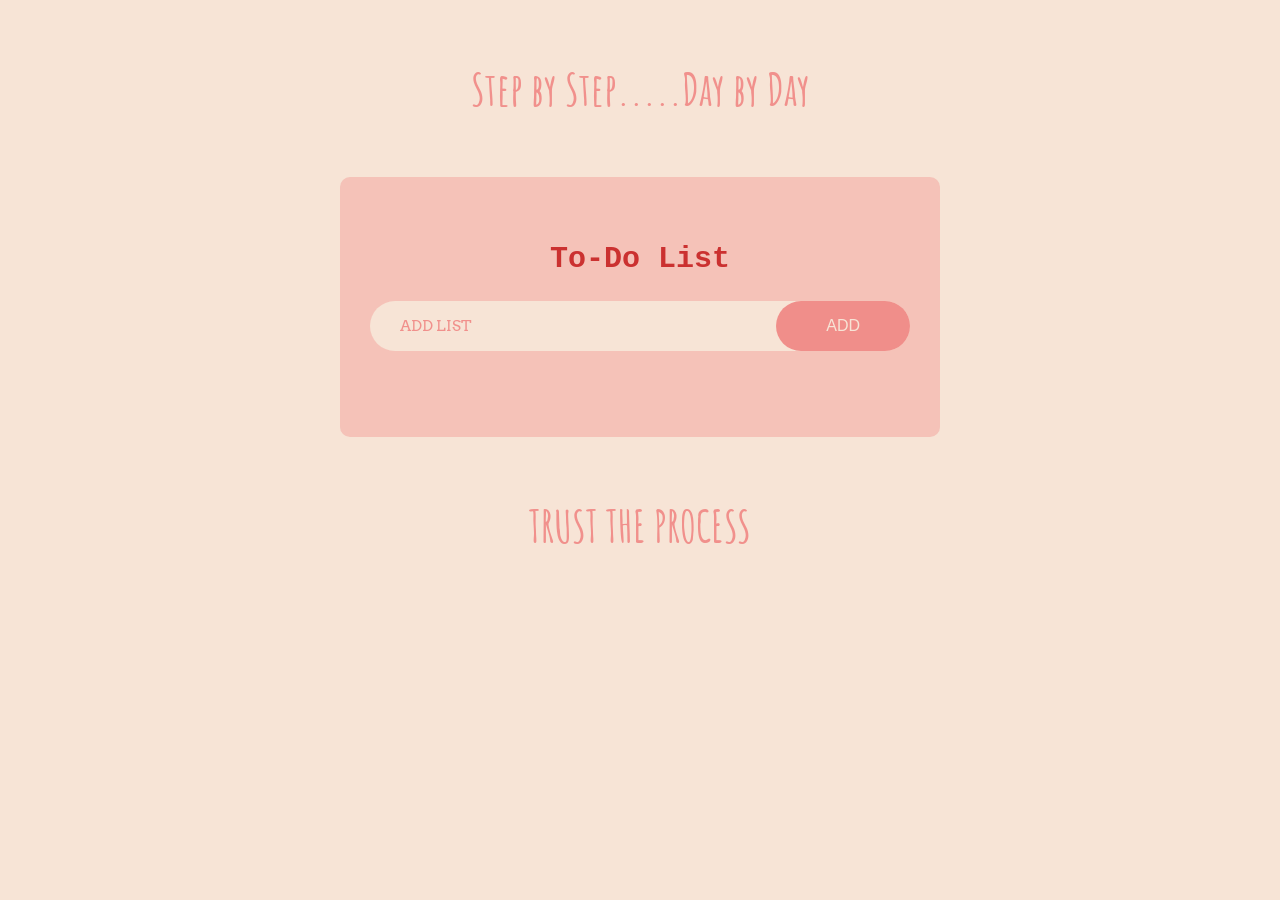
<file: index.html>
<!DOCTYPE html>
<html lang="en">
  <head>
    <meta charset="UTF-8" />
    <meta name="viewport" content="width=device-width, initial-scale=1.0" />
    <title>To-Do Web App</title>
	<link rel="preconnect" href="https://fonts.googleapis.com">
<link rel="preconnect" href="https://fonts.gstatic.com" crossorigin>
<link href="https://fonts.googleapis.com/css2?family=Amatic+SC&family=Arvo:ital@1&family=Cousine&family=Great+Vibes&family=Playfair+Display&family=Roboto+Mono:ital,wght@1,600&display=swap" rel="stylesheet">
    <link rel="stylesheet" href="style.css" />
  </head>
  <body>
    <div class="top">
      <h1>Step by Step.....Day by Day</h1>
    </div>
    <div class="container">
      <div class="todo">
        <h2>To-Do List</h2>
        <div class="list">
          <input type="text" id="input" placeholder="ADD LIST" />
          <button onclick="addTask()">ADD</button>
        </div>
	</div>
	<ul id="list-items">
	</ul>
    </div>
	<div class="top">
		<h1>TRUST THE PROCESS</h1>
	</div>
	<script src="script.js"></script>
  </body>
</html>
</file>
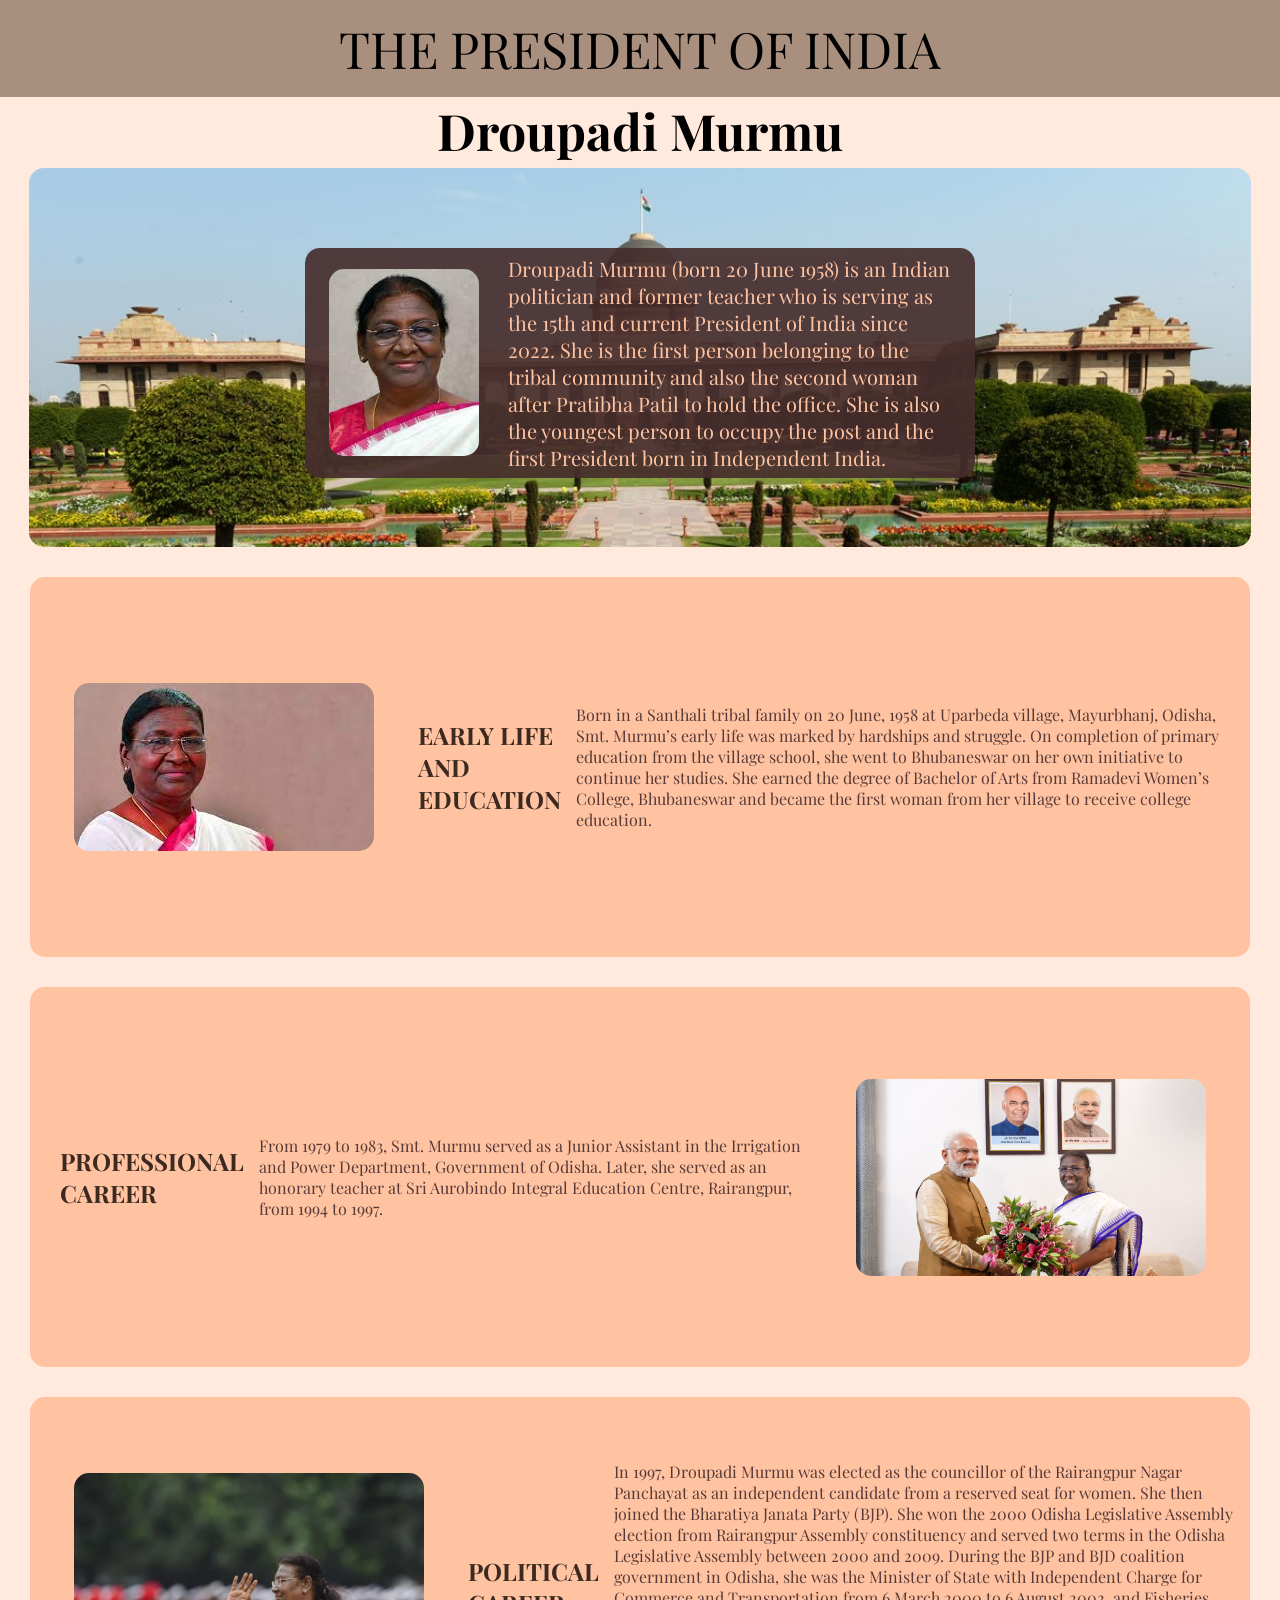
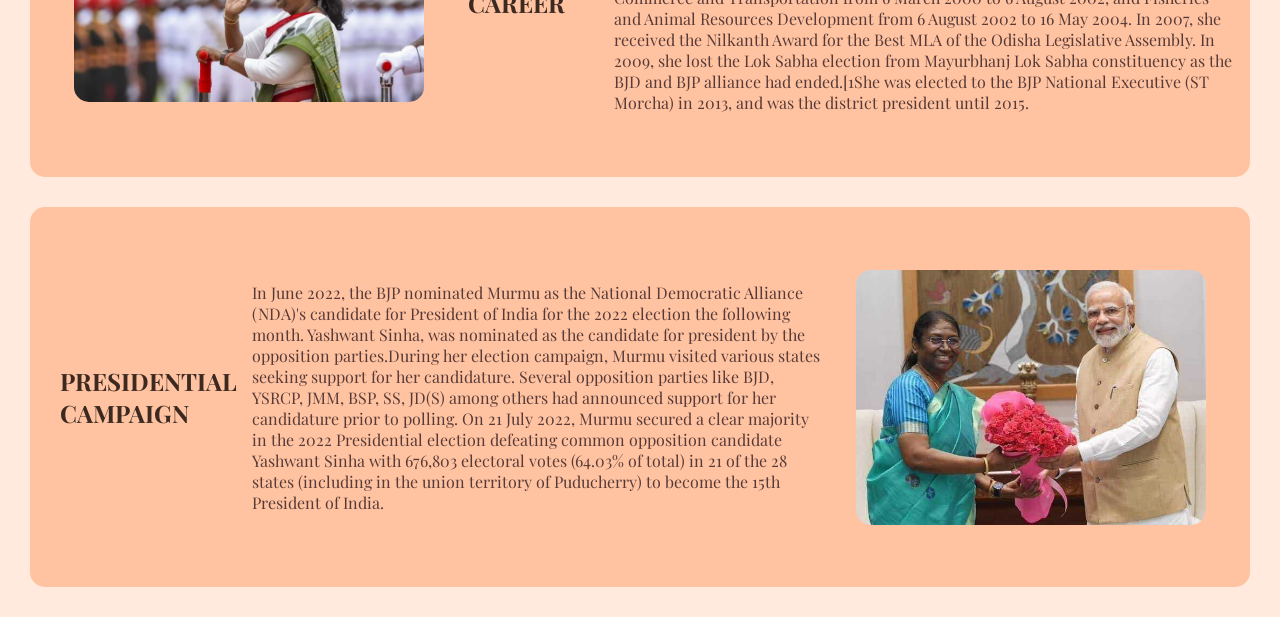
<file: Tribute_page/index.html>
<!DOCTYPE html>
<html lang="en">
  <head>
    <meta charset="UTF-8" />
    <meta name="viewport" content="width=device-width, initial-scale=1.0" />
    <title>Tribute Page</title>
    <link rel="preconnect" href="https://fonts.googleapis.com" />
    <link rel="preconnect" href="https://fonts.gstatic.com" crossorigin />
    <link
      href="https://fonts.googleapis.com/css2?family=Arvo:ital@1&family=Playfair+Display&family=Roboto+Mono:ital,wght@1,600&display=swap"
      rel="stylesheet"
    />
    <link rel="stylesheet" href="style.css" />
  </head>
  <body>
    <div class="container">
      <header>THE PRESIDENT OF INDIA</header>
         <h1>Droupadi Murmu</h1>
        
      <div class="image">
        <img src="./images/image4.jpg" />
        <div class="pageContent">
          <img src="./images/img1.jpeg" />
          <div class="text-box">
            <p>
                Droupadi Murmu (born 20 June 1958) is an Indian politician and former teacher who is serving as the 15th and current President of India since 2022. She is the first person belonging to the tribal community and also the second woman after Pratibha Patil to hold the office. She is also the youngest person to occupy the post and the first President born in Independent India.
            </p>
          </div>
        </div>
      </div>

      <div class="section2">
            <img src="./images/images (1).jpeg" />
            <h2>EARLY LIFE AND EDUCATION</h2>
            <p>
                Born in a Santhali tribal family on 20 June, 1958 at Uparbeda village, Mayurbhanj, Odisha, Smt. Murmu’s early life was marked by hardships and struggle. On completion of primary education from the village school, she went to Bhubaneswar on her own initiative to continue her studies. She earned the degree of Bachelor of Arts from Ramadevi Women’s College, Bhubaneswar and became the first woman from her village to receive college education.
            </p>
        </div>

        <div class="section2">
          <h2>PROFESSIONAL CAREER</h2>
          <p>
            From 1979 to 1983, Smt. Murmu served as a Junior Assistant in the Irrigation and Power Department, Government of Odisha. Later, she served as an honorary teacher at Sri Aurobindo Integral Education Centre, Rairangpur, from 1994 to 1997.
          </p>
          <img src="./images/img2.jpg" />
          </div>

          <div class="section2">
            <img src="./images/img3.png" />
            <h2>POLITICAL CAREER</h2>
              <p>
                In 1997, Droupadi Murmu was elected as the councillor of the Rairangpur Nagar Panchayat as an independent candidate from a reserved seat for women. She then joined the Bharatiya Janata Party (BJP).
                She won the 2000 Odisha Legislative Assembly election from Rairangpur Assembly constituency and served two terms in the Odisha Legislative Assembly between 2000 and 2009. During the BJP and BJD coalition government in Odisha, she was the Minister of State with Independent Charge for Commerce and Transportation from 6 March 2000 to 6 August 2002, and Fisheries and Animal Resources Development from 6 August 2002 to 16 May 2004.
               
                In 2007, she received the Nilkanth Award for the Best MLA of the Odisha Legislative Assembly. In 2009, she lost the Lok Sabha election from Mayurbhanj Lok Sabha constituency as the BJD and BJP alliance had ended.[1She was elected to the BJP National Executive (ST Morcha) in 2013, and was the district president until 2015.
              </p>
            </div>
            
            <div class="section2">
              <h2>PRESIDENTIAL CAMPAIGN</h2>
              <p>
                In June 2022, the BJP nominated Murmu as the National Democratic Alliance (NDA)'s candidate for President of India for the 2022 election the following month. Yashwant Sinha, was nominated as the candidate for president by the opposition parties.During her election campaign, Murmu visited various states seeking support for her candidature. Several opposition parties like BJD, YSRCP, JMM, BSP, SS, JD(S) among others had announced support for her candidature prior to polling. On 21 July 2022, Murmu secured a clear majority in the 2022 Presidential election defeating common opposition candidate Yashwant Sinha with 676,803 electoral votes (64.03% of total) in 21 of the 28 states (including in the union territory of Puducherry) to become the 15th President of India.
              </p>
              <img src="./images/img5.jpg" />
              </div>
    </div>
  </body>
</html>
</file>
<file: style.css>
body{
	
	background:#f7e4d6 ;
	font-family:'Arvo',sans-serif ;
}
.top{
	
	margin:60px 50px;
	text-align: center;
}
.top h1{
	font-family: 'Amatic Sc', sans-serif ;
	font-size: 45px;
	color:#ee6a6ab1;
} 
.container{
	max-width: 540px;
	background:#ee6a6a48;
	margin:auto;
    padding:40px 30px 70px;
    border-radius: 10px;
	/* background:rgba(255, 255, 255, 0.321); */
}
.todo h2{
	text-align: center;
	font-size: 30px;
	color:#c92b2bf5;
	font-weight: bolder;
	font-family:'Cousine',sans-serif ;
}
.list{
	display: flex;
	align-items: center;
	justify-content: space-between;
	background: #f7e4d6;
	border-radius: 30px;
	padding-left: 20px;
	margin-top: 25px;
}
input{
	flex: 1;
	border: none;
	outline: none;
	background:transparent ; 
	padding: 10px;
	font-weight: 14px;
	color: #ee6a6ab1;
	font-size: 15px;
}
input::placeholder{
	font-family:'Arvo',sans-serif;
	color:#ee6a6ab1;
}
button{
	border: none;
	outline: none;
	padding: 16px 50px;
	background: #ee6a6ab1;
	color:#f7e4d6;
	font-size: 16px;
	cursor: pointer;
	border-radius: 30px;
}
ul li{
	list-style:circle;
	font-size: 17px;
	padding: 12px 8px 12px 10px;
	user-select: none;
	cursor: pointer;
	position: relative;
	color: #c92b2bf5;
}
ul li.checked{
	color: #c92b2bf5;
	text-decoration: line-through;
}
ul li.checked{
	list-style-type: disc;
}
ul li span{
	position: absolute;
	right: 0;
	top: 5px;
	width: 40px;
	height: 40px;
	font-size: 22px;
	color: #c92b2bf5;
	line-height: 40px;
	text-align: center;
	border-radius: 50%;
}
ul li span:hover{
	background: #f7e4d6;
}
</file>
<file: Tribute_page/style.css>
*{
    margin:0;
    align-items: center;
    font-family: 'Playfair Display',sans-serif;
}
h1{
    font-size: 50px;
}
img{
    border-radius:15px;
    width: 350px;
    margin: 0 29px 0 29px;
}
body{ 
    background-color:#FFEADD;
    justify-content: center;
    text-align:center; 
}
.container{
    /* margin:0 120px; */
    
}
header{
    background:#A9907E;
    padding: 15px;
    font-size: 50px; 
}

.name{
    display: flex;
    text-align: center;
}
.name img{
    width: 220px;
}
.image{
    position: relative;
    display: flex;
    align-items: center;
    justify-content: center;
}
.image img{
    width:100%;
    z-index: 1;
    margin-top: 4px; 
}
.pageContent{
    position: absolute;
    z-index: 999;
    background: #472d2de9;
    padding: 50px 20px ;
    border-radius: 15px;
    width: 630px;
    height: 130px;
    margin-top: 14px; 
    display: flex;
}
.pageContent p{
    color:#FFC3A1;
    font-size: 20px;
    font-weight: 400;
    margin-left: 25px;
    text-align:start;
    text-transform:inherit;
}
.pageContent img{
    width:150px; 
    margin: 1px 4px 2px 4px;
    border-radius: 15px;
}


.section2{
    /* color: #472d2de9; */
    display: flex;
    padding: 15px;
    border-radius: 15px;
    margin: 30px;
    height: 350px;
    text-align: left;
    background:#FFC3A1;
}

.section2 p{ 
    color:#472d2de9;
    margin-left: 15px;
   text-align:start;
}
.section2 h2{
    text-transform: uppercase;
    margin-left: 15px;
    color:#3C2A21;
}

/* .section3{
    margin-top:35px;
    display: flex;
    padding: 8px;
    border-radius: 15px;
    margin-right: 140px;
    height: 90px;
}
.section3 p{ 
    color:#472d2de9;
    margin-left: 15px;
   text-align:start;
}
.section3 h2{
    text-transform: uppercase;
    color:#3C2A21;
} */
</file>
